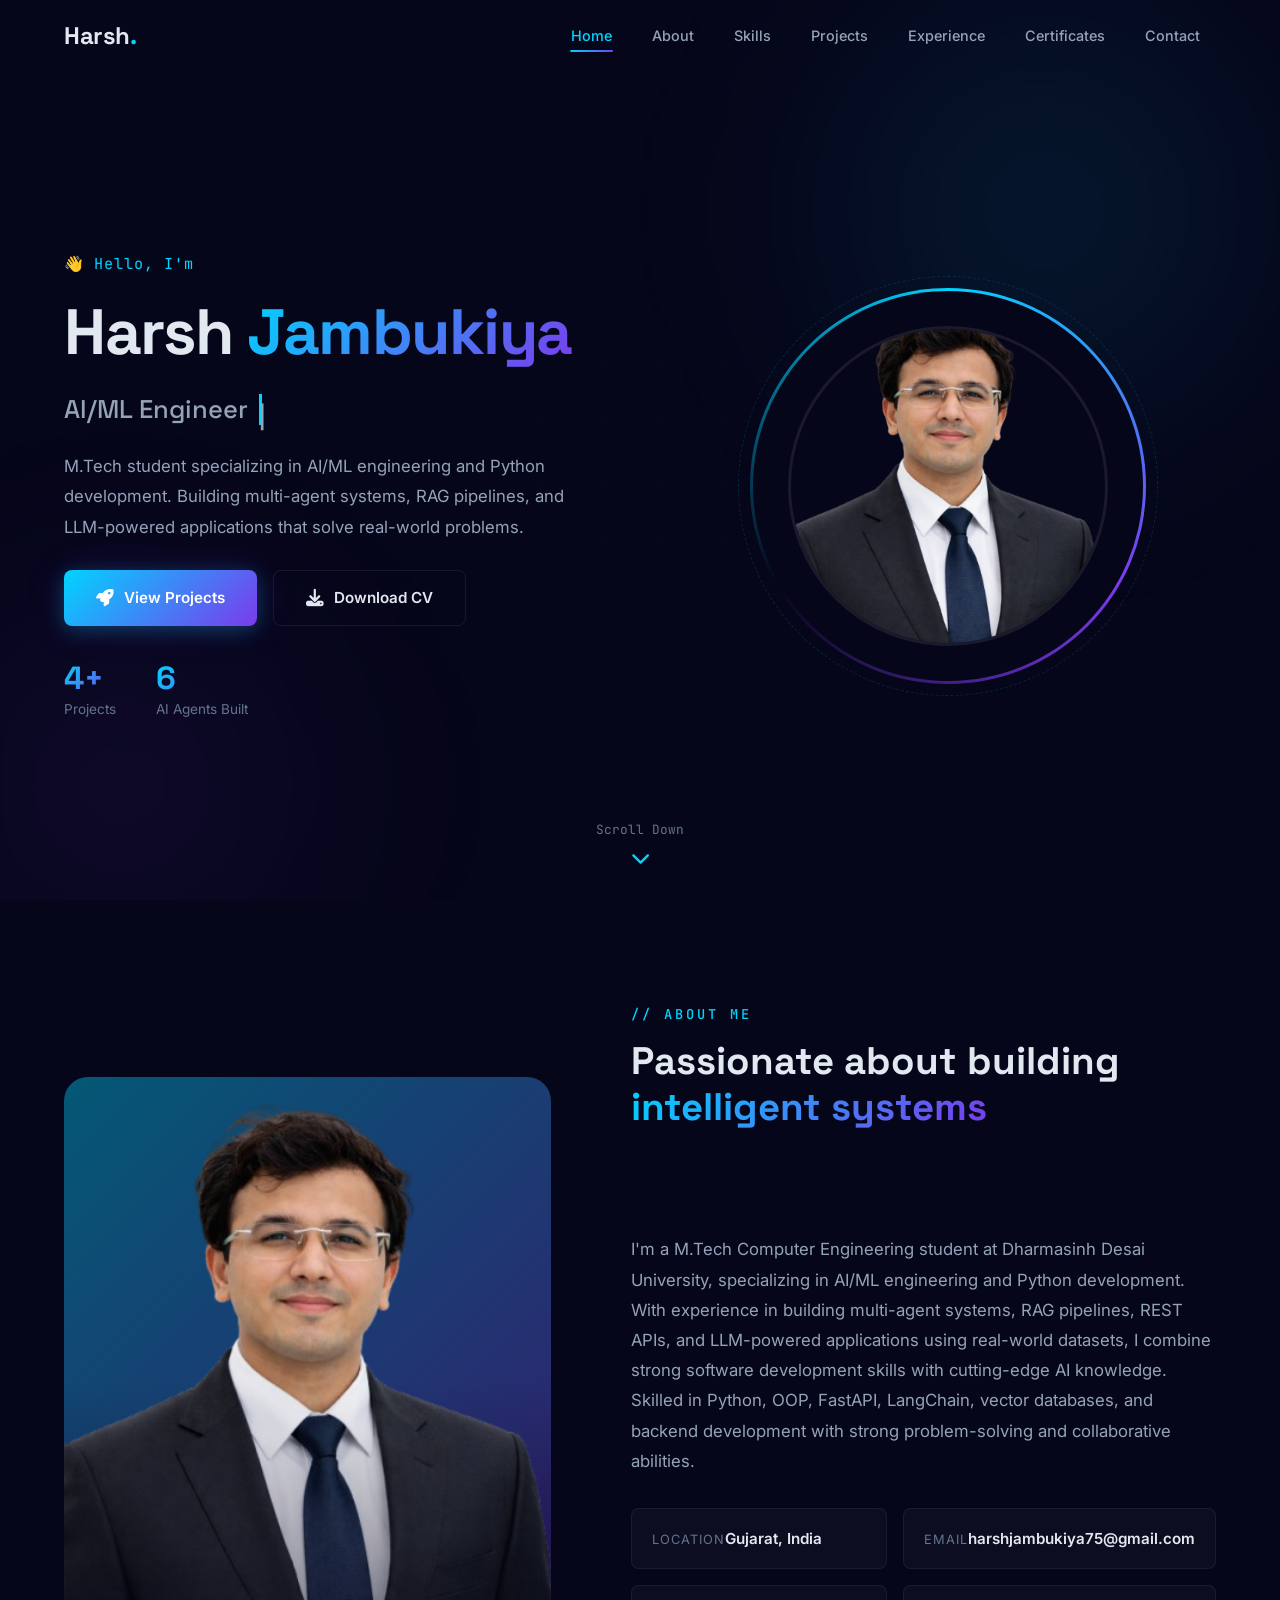
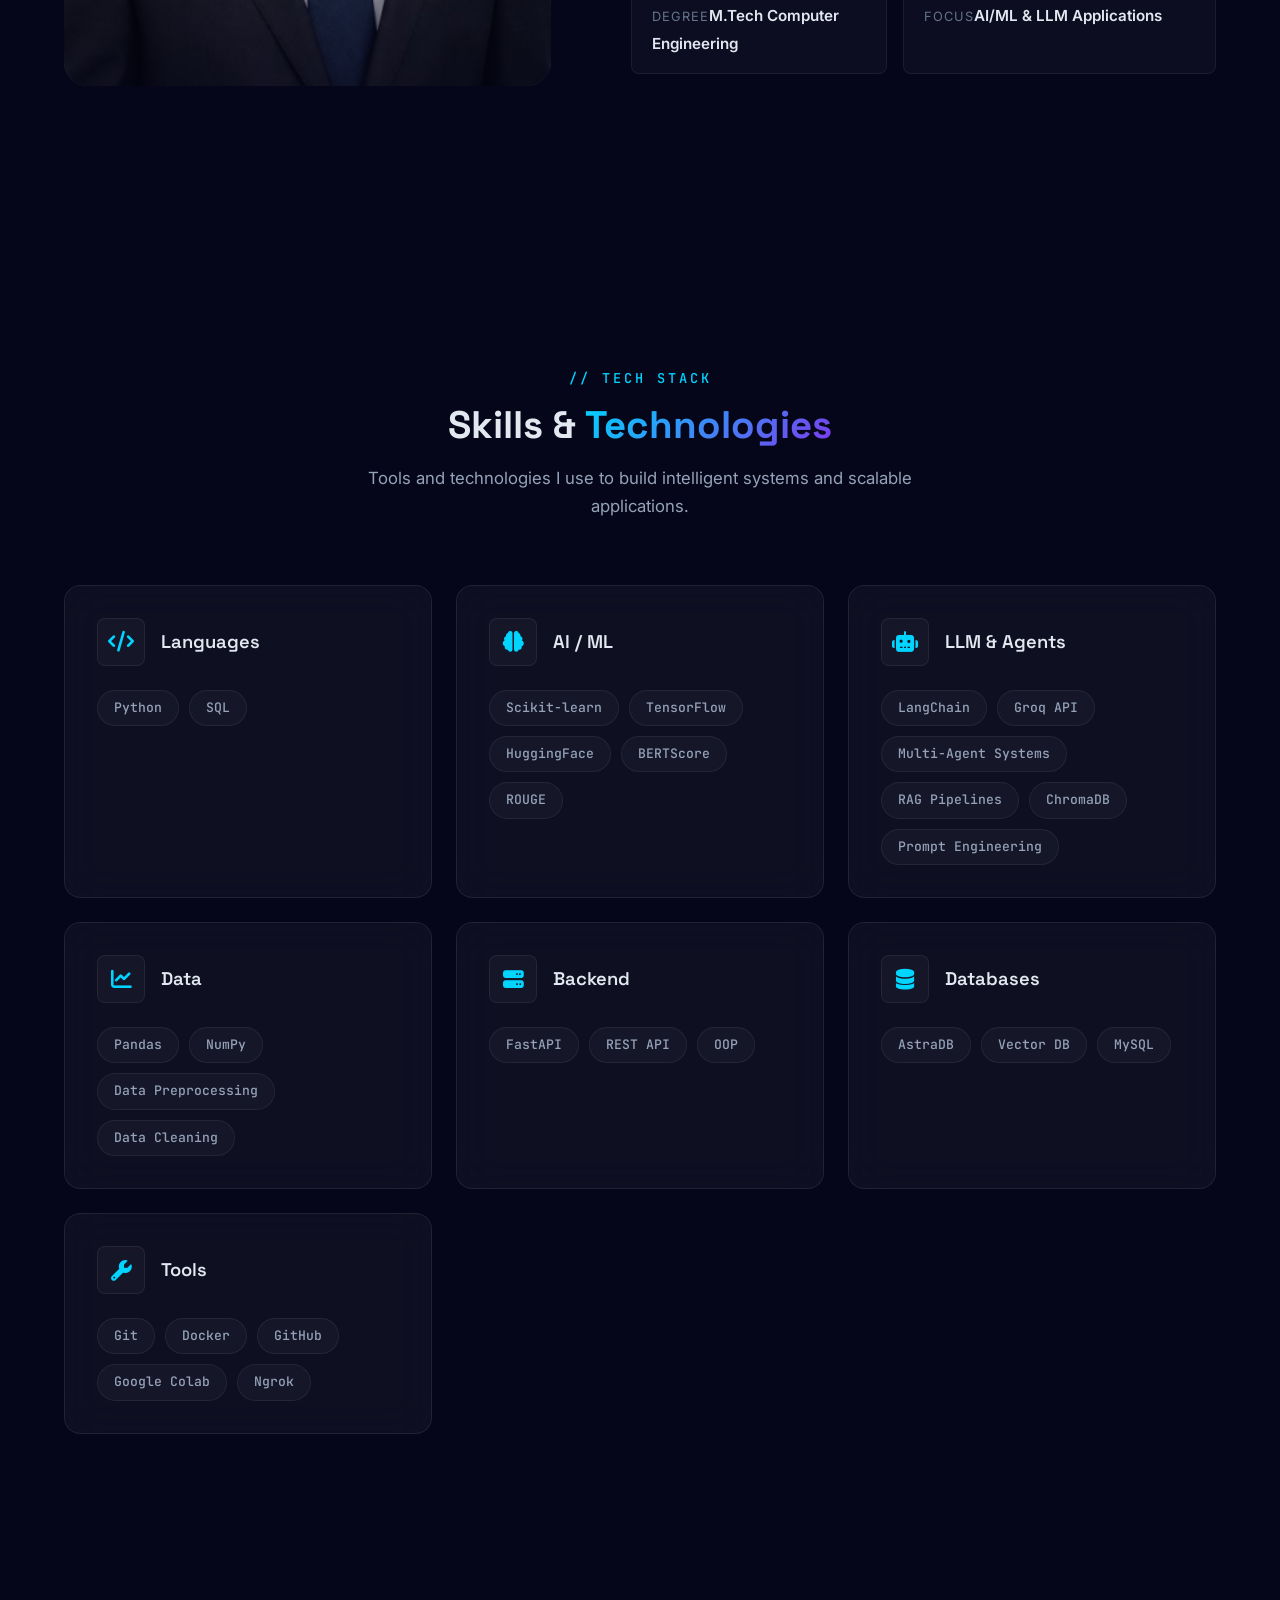
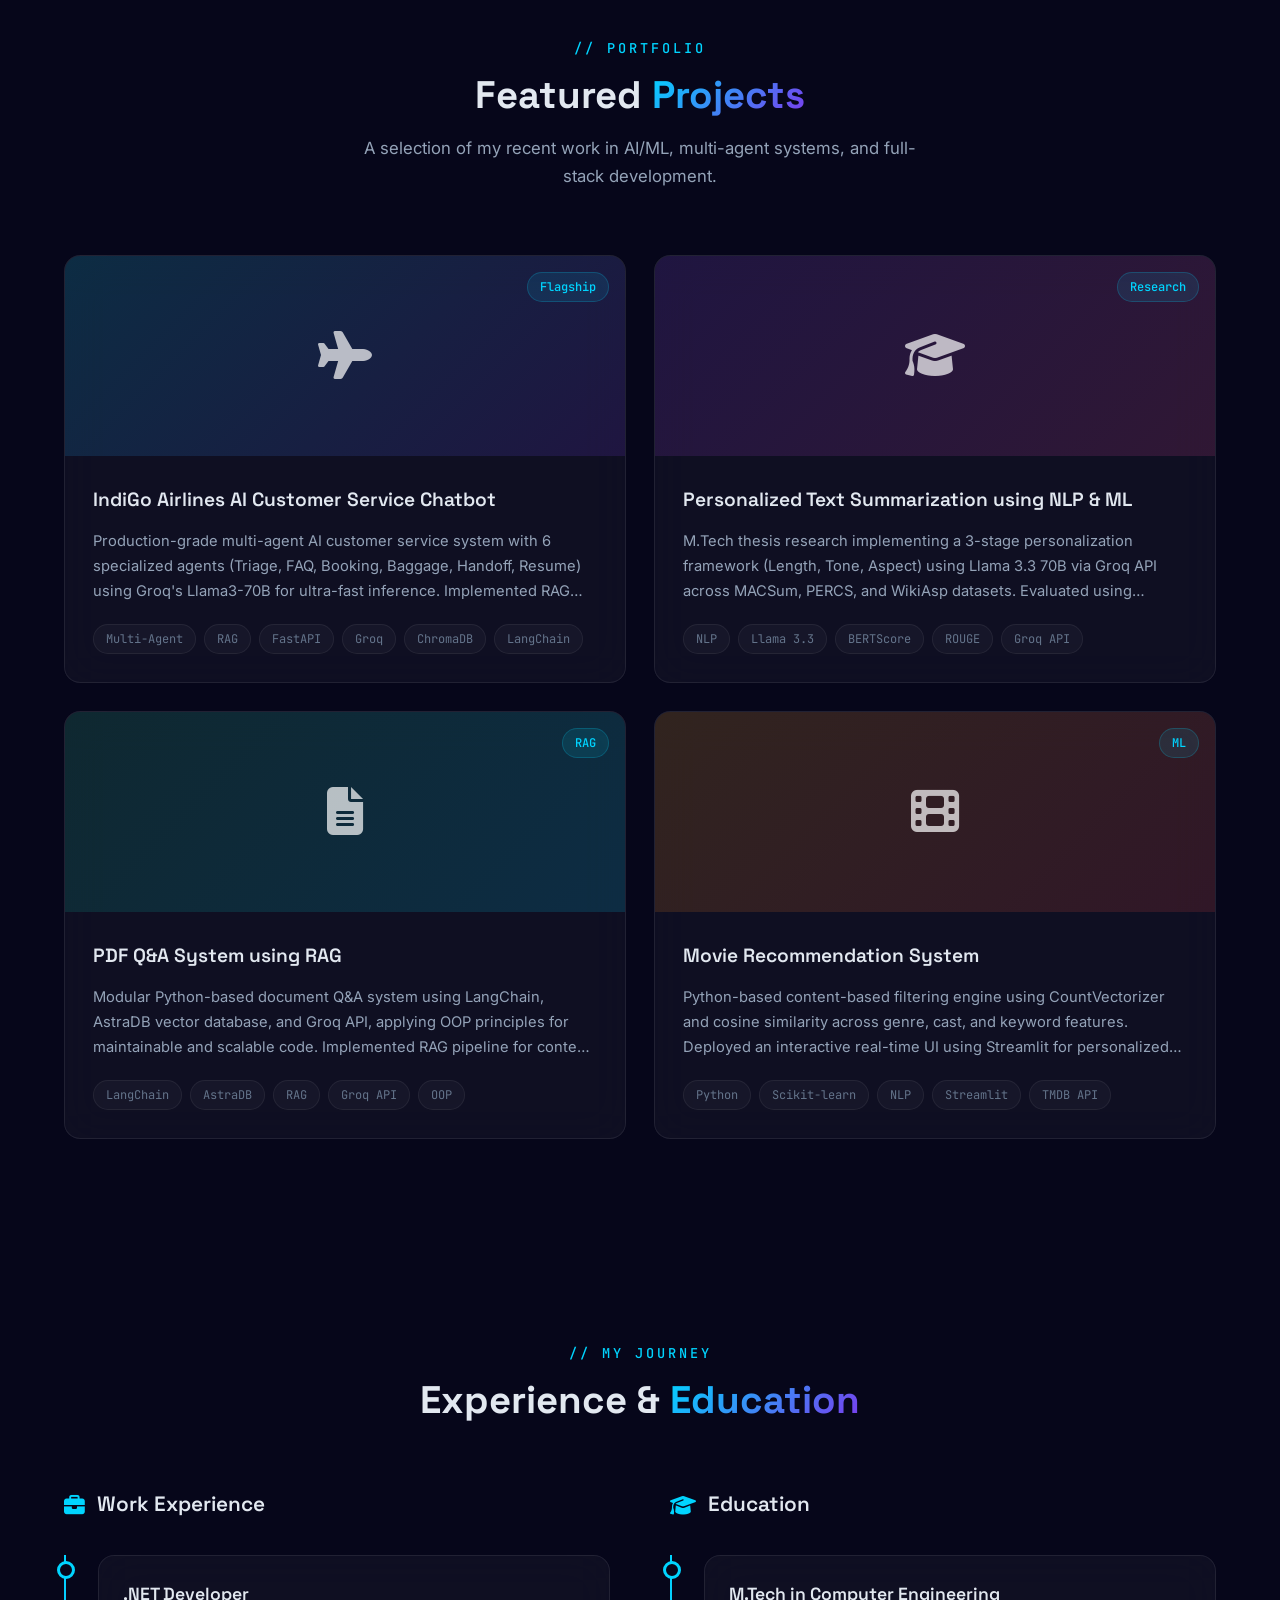
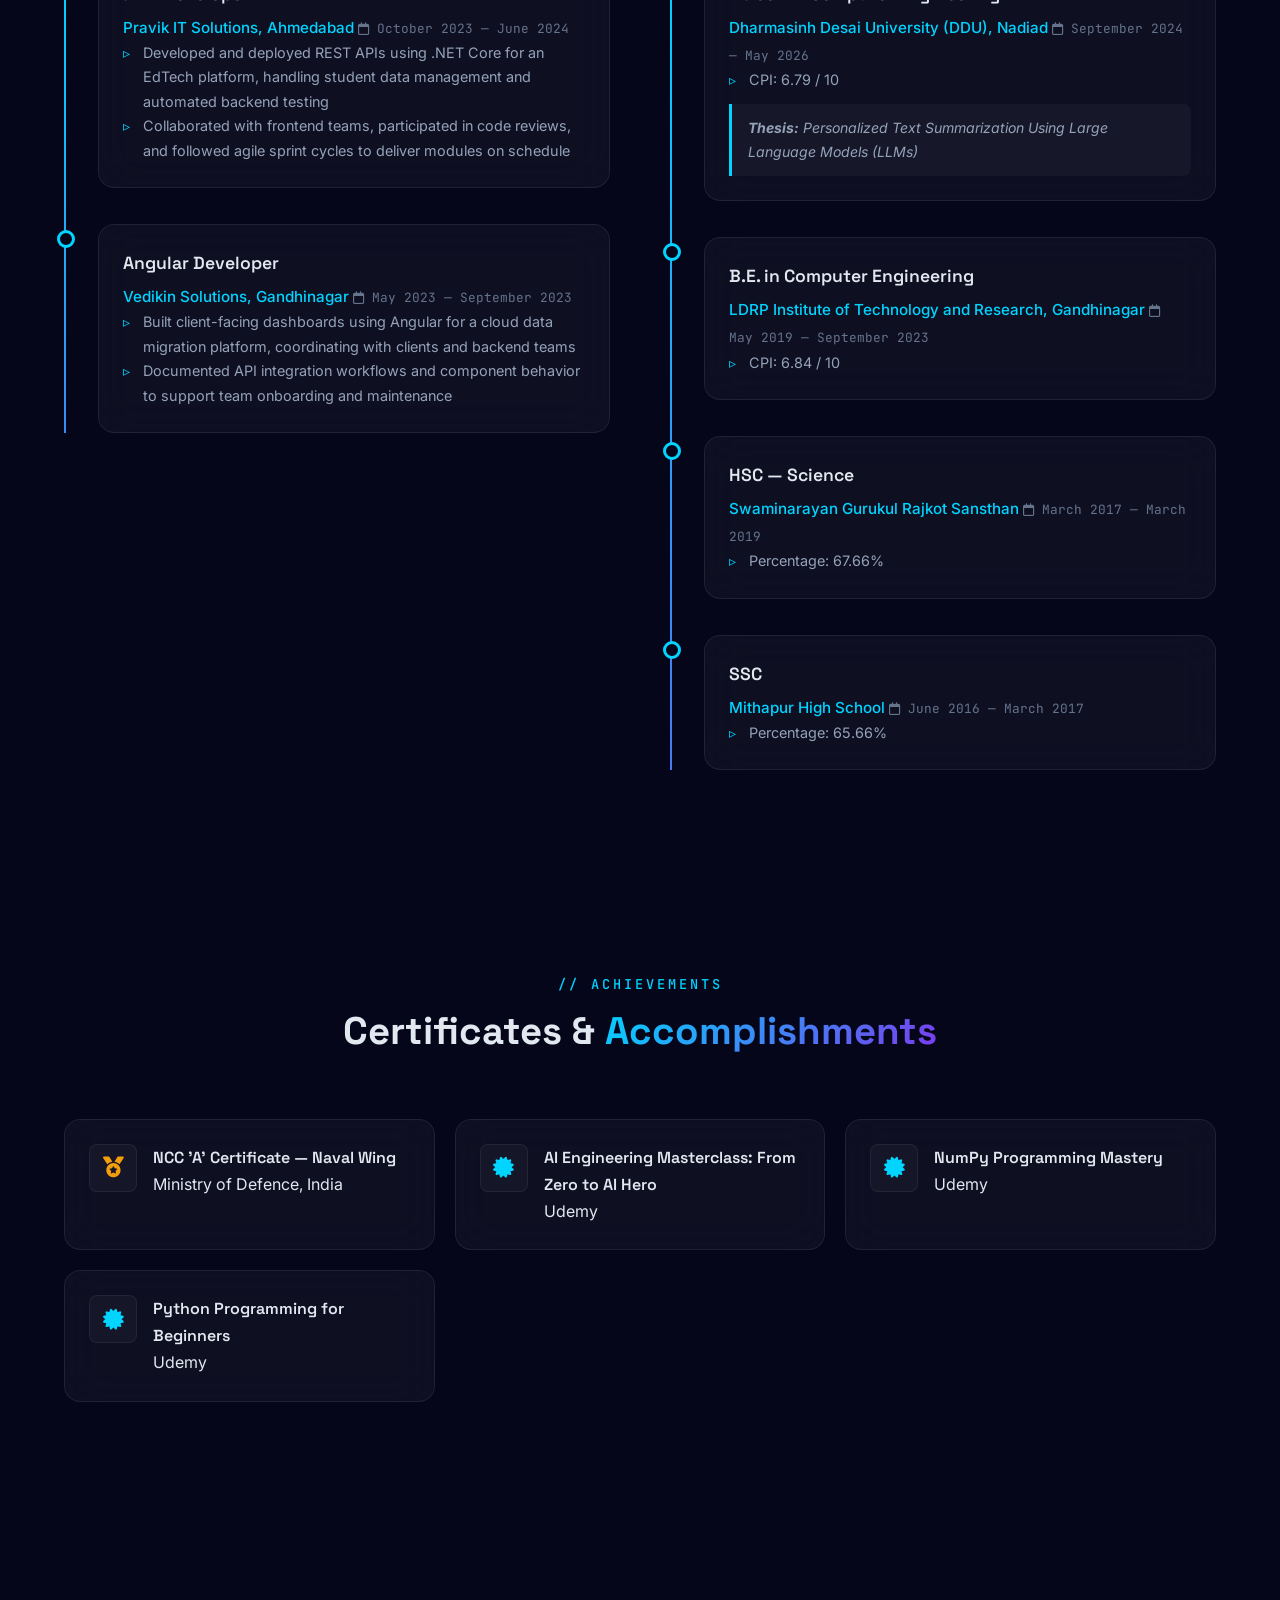
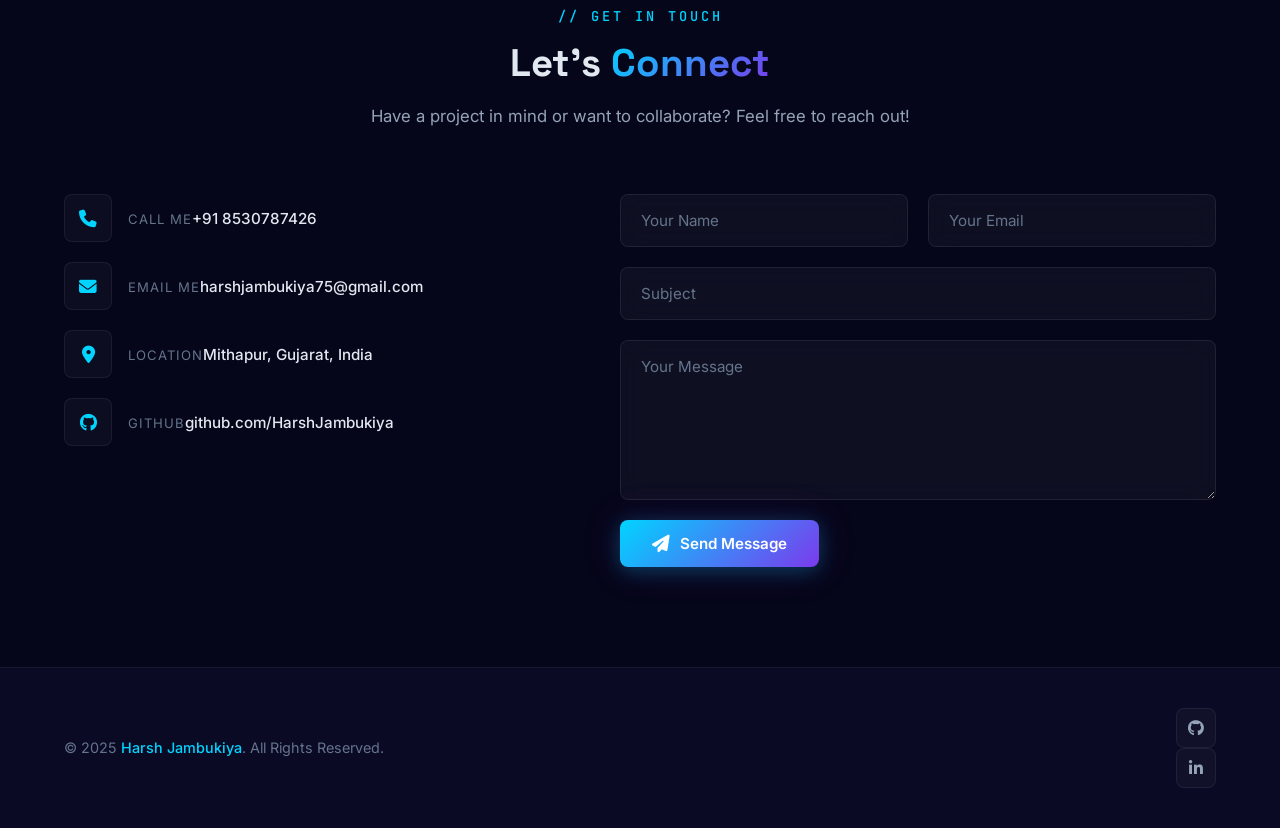
<file: index.html>
﻿<!DOCTYPE html>
<html lang="en">
  <head>
    <meta charset="UTF-8" />
    <meta name="viewport" content="width=device-width, initial-scale=1.0" />
    <title>Harsh Jambukiya — AI/ML Engineer | Python Developer</title>
    <meta name="description" content="Portfolio of Harsh Jambukiya — M.Tech student specializing in AI/ML engineering, multi-agent systems, RAG pipelines, and LLM-powered applications." />
    <meta name="keywords" content="AI, ML, Machine Learning, Python, LangChain, RAG, LLM, Portfolio, Harsh Jambukiya" />
    <meta name="author" content="Harsh Jambukiya" />
    <link rel="preconnect" href="https://fonts.googleapis.com" />
    <link rel="preconnect" href="https://fonts.gstatic.com" crossorigin />
    <link href="https://fonts.googleapis.com/css2?family=Space+Grotesk:wght@400;500;600;700&family=Inter:wght@300;400;500;600;700&family=JetBrains+Mono:wght@400;500&display=swap" rel="stylesheet" />
    <link rel="stylesheet" href="https://cdnjs.cloudflare.com/ajax/libs/font-awesome/6.5.1/css/all.min.css" />
    <link rel="stylesheet" href="assets/css/styles.css" />
  </head>
  <body>
    <!-- NAVIGATION -->
    <nav class="navbar" id="navbar">
      <div class="navbar__container container">
        <a href="#home" class="navbar__logo">Harsh<span>.</span></a>
        <ul class="navbar__links" id="nav-links">
          <li><a href="#home" class="navbar__link active">Home</a></li>
          <li><a href="#about" class="navbar__link">About</a></li>
          <li><a href="#skills" class="navbar__link">Skills</a></li>
          <li><a href="#projects" class="navbar__link">Projects</a></li>
          <li><a href="#experience" class="navbar__link">Experience</a></li>
          <li><a href="#certificates" class="navbar__link">Certificates</a></li>
          <li><a href="#contact" class="navbar__link">Contact</a></li>
        </ul>
        <div class="navbar__toggle" id="nav-toggle">
          <span></span><span></span><span></span>
        </div>
      </div>
    </nav>
    <div class="nav-overlay" id="nav-overlay"></div>

    <main>
      <!-- HERO -->
      <section class="hero" id="home">
        <div class="hero__bg">
          <div class="hero__blob hero__blob--1"></div>
          <div class="hero__blob hero__blob--2"></div>
          <div class="hero__grid-pattern"></div>
        </div>
        <div class="container hero__container">
          <div class="hero__content">
            <p class="hero__greeting"><span>&#x1F44B;</span> Hello, I'm</p>
            <h1 class="hero__name">Harsh <span class="gradient-text">Jambukiya</span></h1>
            <div class="hero__typewriter">
              <span class="hero__typewriter-text"></span>
              <span class="hero__cursor">|</span>
            </div>
            <p class="hero__description">M.Tech student specializing in AI/ML engineering and Python development. Building multi-agent systems, RAG pipelines, and LLM-powered applications that solve real-world problems.</p>
            <div class="hero__actions">
              <a href="#projects" class="btn btn--primary"><i class="fa-solid fa-rocket"></i> View Projects</a>
              <a href="assets/resume/Harsh_Jambukiya_AI_ML_Engineer.pdf" target="_blank" class="btn btn--outline"><i class="fa-solid fa-download"></i> Download CV</a>
            </div>
            <div class="hero__stats">
              <div class="hero__stat"><span class="hero__stat-number">4+</span><span class="hero__stat-label">Projects</span></div>
              
              <div class="hero__stat"><span class="hero__stat-number">6</span><span class="hero__stat-label">AI Agents Built</span></div>
            </div>
          </div>
          <div class="hero__visual">
            <div class="hero__image-wrapper">
              <img src="assets/img/HomeHarsh.png" alt="Harsh Jambukiya" class="hero__image" onerror="this.style.display='none'; this.nextElementSibling.style.display='flex';" />
              <div class="hero__avatar" style="display:none">HJ</div>
              <div class="hero__image-ring"></div>
            </div>
          </div>
        </div>
        <a href="#about" class="hero__scroll-indicator"><span>Scroll Down</span><i class="fa-solid fa-chevron-down"></i></a>
      </section>

      <!-- ABOUT -->
      <section class="about section" id="about">
        <div class="about__container container">
          <div class="about__image-section reveal">
            <div class="about__image-wrapper">
              <img src="assets/img/Harsh.png" alt="Harsh Jambukiya" class="about__image" onerror="this.src='https://via.placeholder.com/400x500/0a0a24/00d4ff?text=HJ'" />
            </div>
            <div class="about__image-decoration about__image-decoration--1"></div>
            <div class="about__image-decoration about__image-decoration--2"></div>
          </div>
          <div class="about__content">
            <div class="section__header reveal">
              <span class="section__label">// About Me</span>
              <h2 class="section__title">Passionate about building <span class="gradient-text">intelligent systems</span></h2>
            </div>
            <p class="about__description reveal">I'm a M.Tech Computer Engineering student at Dharmasinh Desai University, specializing in AI/ML engineering and Python development. With experience in building multi-agent systems, RAG pipelines, REST APIs, and LLM-powered applications using real-world datasets, I combine strong software development skills with cutting-edge AI knowledge. Skilled in Python, OOP, FastAPI, LangChain, vector databases, and backend development with strong problem-solving and collaborative abilities.</p>
            <div class="about__info reveal">
              <div class="about__info-item"><span class="about__info-label">Location</span><span class="about__info-value">Gujarat, India</span></div>
              <div class="about__info-item"><span class="about__info-label">Email</span><span class="about__info-value"><a href="mailto:harshjambukiya75@gmail.com">harshjambukiya75@gmail.com</a></span></div>
              <div class="about__info-item"><span class="about__info-label">Degree</span><span class="about__info-value">M.Tech Computer Engineering</span></div>
              <div class="about__info-item"><span class="about__info-label">Focus</span><span class="about__info-value">AI/ML & LLM Applications</span></div>
            </div>
            <div class="about__actions reveal">
              <a href="assets/resume/Harsh_Jambukiya_AI_ML_Engineer.pdf" target="_blank" class="btn btn--primary"><i class="fa-solid fa-file-arrow-down"></i> Download CV</a>
              <div class="about__social-links">
                <a href="https://github.com/HarshJambukiya" target="_blank" class="about__social-link" aria-label="GitHub"><i class="fa-brands fa-github"></i></a>
                <a href="https://www.linkedin.com/in/harsh-jambukiya-/" target="_blank" class="about__social-link" aria-label="LinkedIn"><i class="fa-brands fa-linkedin-in"></i></a>
              </div>
            </div>
          </div>
        </div>
      </section>

      <!-- SKILLS -->
      <section class="skills section" id="skills">
        <div class="container">
          <div class="section__header section__header--center reveal">
            <span class="section__label">// Tech Stack</span>
            <h2 class="section__title">Skills & <span class="gradient-text">Technologies</span></h2>
            <p class="section__subtitle">Tools and technologies I use to build intelligent systems and scalable applications.</p>
          </div>
          <div class="skills__grid">
            <div class="skill-category reveal reveal-delay-1">
              <div class="skill-category__header"><div class="skill-category__icon"><i class="fa-solid fa-code"></i></div><h3 class="skill-category__title">Languages</h3></div>
              <div class="skill-category__tags"><span class="skill-tag">Python</span><span class="skill-tag">SQL</span></div>
            </div>
            <div class="skill-category reveal reveal-delay-2">
              <div class="skill-category__header"><div class="skill-category__icon"><i class="fa-solid fa-brain"></i></div><h3 class="skill-category__title">AI / ML</h3></div>
              <div class="skill-category__tags"><span class="skill-tag">Scikit-learn</span><span class="skill-tag">TensorFlow</span><span class="skill-tag">HuggingFace</span><span class="skill-tag">BERTScore</span><span class="skill-tag">ROUGE</span></div>
            </div>
            <div class="skill-category reveal reveal-delay-3">
              <div class="skill-category__header"><div class="skill-category__icon"><i class="fa-solid fa-robot"></i></div><h3 class="skill-category__title">LLM & Agents</h3></div>
              <div class="skill-category__tags"><span class="skill-tag">LangChain</span><span class="skill-tag">Groq API</span><span class="skill-tag">Multi-Agent Systems</span><span class="skill-tag">RAG Pipelines</span><span class="skill-tag">ChromaDB</span><span class="skill-tag">Prompt Engineering</span></div>
            </div>
            <div class="skill-category reveal reveal-delay-1">
              <div class="skill-category__header"><div class="skill-category__icon"><i class="fa-solid fa-chart-line"></i></div><h3 class="skill-category__title">Data</h3></div>
              <div class="skill-category__tags"><span class="skill-tag">Pandas</span><span class="skill-tag">NumPy</span><span class="skill-tag">Data Preprocessing</span><span class="skill-tag">Data Cleaning</span></div>
            </div>
            <div class="skill-category reveal reveal-delay-2">
              <div class="skill-category__header"><div class="skill-category__icon"><i class="fa-solid fa-server"></i></div><h3 class="skill-category__title">Backend</h3></div>
              <div class="skill-category__tags"><span class="skill-tag">FastAPI</span><span class="skill-tag">REST API</span><span class="skill-tag">OOP</span></div>
            </div>
            <div class="skill-category reveal reveal-delay-3">
              <div class="skill-category__header"><div class="skill-category__icon"><i class="fa-solid fa-database"></i></div><h3 class="skill-category__title">Databases</h3></div>
              <div class="skill-category__tags"><span class="skill-tag">AstraDB</span><span class="skill-tag">Vector DB</span><span class="skill-tag">MySQL</span></div>
            </div>
            <div class="skill-category reveal reveal-delay-1">
              <div class="skill-category__header"><div class="skill-category__icon"><i class="fa-solid fa-wrench"></i></div><h3 class="skill-category__title">Tools</h3></div>
              <div class="skill-category__tags"><span class="skill-tag">Git</span><span class="skill-tag">Docker</span><span class="skill-tag">GitHub</span><span class="skill-tag">Google Colab</span><span class="skill-tag">Ngrok</span></div>
            </div>
          </div>
        </div>
      </section>

      <!-- PROJECTS -->
      <section class="projects section" id="projects">
        <div class="container">
          <div class="section__header section__header--center reveal">
            <span class="section__label">// Portfolio</span>
            <h2 class="section__title">Featured <span class="gradient-text">Projects</span></h2>
            <p class="section__subtitle">A selection of my recent work in AI/ML, multi-agent systems, and full-stack development.</p>
          </div>
          <div class="projects__grid">
            <div class="project-card reveal reveal-delay-1">
              <div class="project-card__visual"><div class="project-card__gradient project-card__gradient--1"><i class="fa-solid fa-plane project-card__visual-icon"></i></div><span class="project-card__badge">Flagship</span></div>
              <div class="project-card__content">
                <h3 class="project-card__title">IndiGo Airlines AI Customer Service Chatbot</h3>
                <p class="project-card__description">Production-grade multi-agent AI customer service system with 6 specialized agents (Triage, FAQ, Booking, Baggage, Handoff, Resume) using Groq's Llama3-70B for ultra-fast inference. Implemented RAG pipeline over airline policy documents using ChromaDB with persistent vector storage.</p>
                <div class="project-card__tags"><span class="project-card__tag">Multi-Agent</span><span class="project-card__tag">RAG</span><span class="project-card__tag">FastAPI</span><span class="project-card__tag">Groq</span><span class="project-card__tag">ChromaDB</span><span class="project-card__tag">LangChain</span></div>
              </div>
            </div>
            <div class="project-card reveal reveal-delay-2">
              <div class="project-card__visual"><div class="project-card__gradient project-card__gradient--2"><i class="fa-solid fa-graduation-cap project-card__visual-icon"></i></div><span class="project-card__badge">Research</span></div>
              <div class="project-card__content">
                <h3 class="project-card__title">Personalized Text Summarization using NLP & ML</h3>
                <p class="project-card__description">M.Tech thesis research implementing a 3-stage personalization framework (Length, Tone, Aspect) using Llama 3.3 70B via Groq API across MACSum, PERCS, and WikiAsp datasets. Evaluated using BERTScore, ROUGE, and Flesch-Kincaid metrics.</p>
                <div class="project-card__tags"><span class="project-card__tag">NLP</span><span class="project-card__tag">Llama 3.3</span><span class="project-card__tag">BERTScore</span><span class="project-card__tag">ROUGE</span><span class="project-card__tag">Groq API</span></div>
              </div>
            </div>
            <div class="project-card reveal reveal-delay-3">
              <div class="project-card__visual"><div class="project-card__gradient project-card__gradient--3"><i class="fa-solid fa-file-lines project-card__visual-icon"></i></div><span class="project-card__badge">RAG</span></div>
              <div class="project-card__content">
                <h3 class="project-card__title">PDF Q&A System using RAG</h3>
                <p class="project-card__description">Modular Python-based document Q&A system using LangChain, AstraDB vector database, and Groq API, applying OOP principles for maintainable and scalable code. Implemented RAG pipeline for context-aware question answering.</p>
                <div class="project-card__tags"><span class="project-card__tag">LangChain</span><span class="project-card__tag">AstraDB</span><span class="project-card__tag">RAG</span><span class="project-card__tag">Groq API</span><span class="project-card__tag">OOP</span></div>
              </div>
            </div>
            <div class="project-card reveal reveal-delay-4">
              <div class="project-card__visual"><div class="project-card__gradient project-card__gradient--4"><i class="fa-solid fa-film project-card__visual-icon"></i></div><span class="project-card__badge">ML</span></div>
              <div class="project-card__content">
                <h3 class="project-card__title">Movie Recommendation System</h3>
                <p class="project-card__description">Python-based content-based filtering engine using CountVectorizer and cosine similarity across genre, cast, and keyword features. Deployed an interactive real-time UI using Streamlit for personalized recommendations.</p>
                <div class="project-card__tags"><span class="project-card__tag">Python</span><span class="project-card__tag">Scikit-learn</span><span class="project-card__tag">NLP</span><span class="project-card__tag">Streamlit</span><span class="project-card__tag">TMDB API</span></div>
              </div>
            </div>
          </div>
        </div>
      </section>

      <!-- EXPERIENCE -->
      <section class="experience section" id="experience">
        <div class="container">
          <div class="section__header section__header--center reveal">
            <span class="section__label">// My Journey</span>
            <h2 class="section__title">Experience & <span class="gradient-text">Education</span></h2>
          </div>
          <div class="experience__grid">
            <div>
              <h3 class="experience__column-title reveal"><i class="fa-solid fa-briefcase"></i> Work Experience</h3>
              <div class="timeline">
                <div class="timeline__item reveal">
                  <div class="timeline__dot"></div>
                  <div class="timeline__card">
                    <h4 class="timeline__role">.NET Developer</h4>
                    <span class="timeline__company">Pravik IT Solutions, Ahmedabad</span>
                    <span class="timeline__date"><i class="fa-regular fa-calendar"></i> October 2023 — June 2024</span>
                    <ul class="timeline__description">
                      <li>Developed and deployed REST APIs using .NET Core for an EdTech platform, handling student data management and automated backend testing</li>
                      <li>Collaborated with frontend teams, participated in code reviews, and followed agile sprint cycles to deliver modules on schedule</li>
                    </ul>
                  </div>
                </div>
                <div class="timeline__item reveal">
                  <div class="timeline__dot"></div>
                  <div class="timeline__card">
                    <h4 class="timeline__role">Angular Developer</h4>
                    <span class="timeline__company">Vedikin Solutions, Gandhinagar</span>
                    <span class="timeline__date"><i class="fa-regular fa-calendar"></i> May 2023 — September 2023</span>
                    <ul class="timeline__description">
                      <li>Built client-facing dashboards using Angular for a cloud data migration platform, coordinating with clients and backend teams</li>
                      <li>Documented API integration workflows and component behavior to support team onboarding and maintenance</li>
                    </ul>
                  </div>
                </div>
              </div>
            </div>
            <div>
              <h3 class="experience__column-title reveal"><i class="fa-solid fa-graduation-cap"></i> Education</h3>
              <div class="timeline">
                <div class="timeline__item reveal">
                  <div class="timeline__dot"></div>
                  <div class="timeline__card">
                    <h4 class="timeline__role">M.Tech in Computer Engineering</h4>
                    <span class="timeline__company">Dharmasinh Desai University (DDU), Nadiad</span>
                    <span class="timeline__date"><i class="fa-regular fa-calendar"></i> September 2024 — May 2026</span>
                    <ul class="timeline__description"><li>CPI: 6.79 / 10</li></ul>
                    <div class="timeline__thesis"><strong>Thesis:</strong> Personalized Text Summarization Using Large Language Models (LLMs)</div>
                  </div>
                </div>
                <div class="timeline__item reveal">
                  <div class="timeline__dot"></div>
                  <div class="timeline__card">
                    <h4 class="timeline__role">B.E. in Computer Engineering</h4>
                    <span class="timeline__company">LDRP Institute of Technology and Research, Gandhinagar</span>
                    <span class="timeline__date"><i class="fa-regular fa-calendar"></i> May 2019 — September 2023</span>
                    <ul class="timeline__description"><li>CPI: 6.84 / 10</li></ul>
                  </div>
                </div>
                <div class="timeline__item reveal">
                  <div class="timeline__dot"></div>
                  <div class="timeline__card">
                    <h4 class="timeline__role">HSC — Science</h4>
                    <span class="timeline__company">Swaminarayan Gurukul Rajkot Sansthan</span>
                    <span class="timeline__date"><i class="fa-regular fa-calendar"></i> March 2017 — March 2019</span>
                    <ul class="timeline__description"><li>Percentage: 67.66%</li></ul>
                  </div>
                </div>
                <div class="timeline__item reveal">
                  <div class="timeline__dot"></div>
                  <div class="timeline__card">
                    <h4 class="timeline__role">SSC</h4>
                    <span class="timeline__company">Mithapur High School</span>
                    <span class="timeline__date"><i class="fa-regular fa-calendar"></i> June 2016 — March 2017</span>
                    <ul class="timeline__description"><li>Percentage: 65.66%</li></ul>
                  </div>
                </div>
              </div>
            </div>
          </div>
        </div>
      </section>

      <!-- CERTIFICATES -->
      <section class="certificates section" id="certificates">
        <div class="container">
          <div class="section__header section__header--center reveal">
            <span class="section__label">// Achievements</span>
            <h2 class="section__title">Certificates & <span class="gradient-text">Accomplishments</span></h2>
          </div>
          <div class="certificates__grid">
            <div class="certificate-card reveal reveal-delay-1">
              <div class="certificate-card__icon certificate-card__icon--award"><i class="fa-solid fa-medal"></i></div>
              <div><h3 class="certificate-card__title">NCC 'A' Certificate — Naval Wing</h3><span class="certificate-card__platform">Ministry of Defence, India</span></div>
            </div>
            <div class="certificate-card reveal reveal-delay-2">
              <div class="certificate-card__icon certificate-card__icon--cert"><i class="fa-solid fa-certificate"></i></div>
              <div><h3 class="certificate-card__title">AI Engineering Masterclass: From Zero to AI Hero</h3><span class="certificate-card__platform">Udemy</span></div>
            </div>
            <div class="certificate-card reveal reveal-delay-3">
              <div class="certificate-card__icon certificate-card__icon--cert"><i class="fa-solid fa-certificate"></i></div>
              <div><h3 class="certificate-card__title">NumPy Programming Mastery</h3><span class="certificate-card__platform">Udemy</span></div>
            </div>
            <div class="certificate-card reveal reveal-delay-4">
              <div class="certificate-card__icon certificate-card__icon--cert"><i class="fa-solid fa-certificate"></i></div>
              <div><h3 class="certificate-card__title">Python Programming for Beginners</h3><span class="certificate-card__platform">Udemy</span></div>
            </div>
          </div>
        </div>
      </section>

      <!-- CONTACT -->
      <section class="contact section" id="contact">
        <div class="container">
          <div class="section__header section__header--center reveal">
            <span class="section__label">// Get In Touch</span>
            <h2 class="section__title">Let's <span class="gradient-text">Connect</span></h2>
            <p class="section__subtitle">Have a project in mind or want to collaborate? Feel free to reach out!</p>
          </div>
          <div class="contact__container">
            <div class="contact__info reveal">
              <div class="contact__info-list">
                <div class="contact__info-item">
                  <div class="contact__info-icon"><i class="fa-solid fa-phone"></i></div>
                  <div><span class="contact__info-label">Call Me</span><span class="contact__info-value"><a href="tel:+918530787426">+91 8530787426</a></span></div>
                </div>
                <div class="contact__info-item">
                  <div class="contact__info-icon"><i class="fa-solid fa-envelope"></i></div>
                  <div><span class="contact__info-label">Email Me</span><span class="contact__info-value"><a href="mailto:harshjambukiya75@gmail.com">harshjambukiya75@gmail.com</a></span></div>
                </div>
                <div class="contact__info-item">
                  <div class="contact__info-icon"><i class="fa-solid fa-location-dot"></i></div>
                  <div><span class="contact__info-label">Location</span><span class="contact__info-value">Mithapur, Gujarat, India</span></div>
                </div>
                <div class="contact__info-item">
                  <div class="contact__info-icon"><i class="fa-brands fa-github"></i></div>
                  <div><span class="contact__info-label">GitHub</span><span class="contact__info-value"><a href="https://github.com/HarshJambukiya" target="_blank">github.com/HarshJambukiya</a></span></div>
                </div>
              </div>
            </div>
            <form action="https://api.web3forms.com/submit" method="POST" class="contact__form reveal">
              <input type="hidden" name="access_key" value="f230814d-1fc3-4435-8a81-3d4c2ea38bbd" />
              <div class="contact__form-row">
                <input type="text" name="username" placeholder="Your Name" class="contact__input" required autocomplete="off" />
                <input type="email" name="email" placeholder="Your Email" class="contact__input" required autocomplete="off" />
              </div>
              <input type="text" name="subject" placeholder="Subject" class="contact__input" required autocomplete="off" />
              <textarea name="message" placeholder="Your Message" class="contact__textarea" rows="6" required minlength="5"></textarea>
              <button type="submit" class="btn btn--primary contact__submit"><i class="fa-solid fa-paper-plane"></i> Send Message</button>
            </form>
          </div>
        </div>
      </section>
    </main>

    <!-- FOOTER -->
    <footer class="footer">
      <div class="footer__container container">
        <p class="footer__copyright">&copy; 2025 <span>Harsh Jambukiya</span>. All Rights Reserved.</p>
        <div class="footer__social-links">
          <a href="https://github.com/HarshJambukiya" target="_blank" class="footer__social-link" aria-label="GitHub"><i class="fa-brands fa-github"></i></a>
          <a href="https://www.linkedin.com/in/harsh-jambukiya-/" target="_blank" class="footer__social-link" aria-label="LinkedIn"><i class="fa-brands fa-linkedin-in"></i></a>
        </div>
      </div>
    </footer>
    <script src="assets/js/main.js"></script>
  </body>
</html>
</file>
<file: assets/css/styles.css>
﻿/* ============================================================
   HARSH JAMBUKIYA - AI/ML Engineer Portfolio
   Premium Dark Theme with Glassmorphism & Gradient Accents
   ============================================================ */

/* -- Google Fonts ------------------------------------------- */
@import url('https://fonts.googleapis.com/css2?family=Space+Grotesk:wght@400;500;600;700&family=Inter:wght@300;400;500;600;700&family=JetBrains+Mono:wght@400;500;600&display=swap');

/* -- CSS Custom Properties ---------------------------------- */
:root {
  --bg-primary: #06061a;
  --bg-secondary: #0a0a24;
  --surface: rgba(255, 255, 255, 0.03);
  --surface-hover: rgba(255, 255, 255, 0.06);
  --accent-cyan: #00d4ff;
  --accent-purple: #7c3aed;
  --gradient-primary: linear-gradient(135deg, #00d4ff, #7c3aed);
  --text-primary: #e2e8f0;
  --text-secondary: #94a3b8;
  --text-muted: #64748b;
  --glass-bg: rgba(255, 255, 255, 0.04);
  --glass-border: rgba(255, 255, 255, 0.08);
  --border: rgba(255, 255, 255, 0.06);
  --border-hover: rgba(0, 212, 255, 0.2);
  --font-heading: 'Space Grotesk', sans-serif;
  --font-body: 'Inter', sans-serif;
  --font-mono: 'JetBrains Mono', monospace;
  --container-max: 1200px;
  --nav-height: 72px;
  --section-padding: 100px;
  --radius-sm: 8px;
  --radius-md: 16px;
  --radius-lg: 24px;
  --transition: all 0.3s cubic-bezier(0.4, 0, 0.2, 1);
}

/* ============================================================
   1. RESET & BASE
   ============================================================ */
*, *::before, *::after { margin: 0; padding: 0; box-sizing: border-box; }
html { scroll-behavior: smooth; -webkit-font-smoothing: antialiased; -moz-osx-font-smoothing: grayscale; text-rendering: optimizeLegibility; }
body { font-family: var(--font-body); font-size: 16px; line-height: 1.7; color: var(--text-primary); background-color: var(--bg-primary); overflow-x: hidden; min-height: 100vh; }
img { max-width: 100%; height: auto; display: block; }
a { text-decoration: none; color: inherit; transition: var(--transition); }
ul, ol { list-style: none; }
button { cursor: pointer; border: none; outline: none; background: none; font-family: inherit; color: inherit; }
input, textarea { font-family: inherit; border: none; outline: none; }
::selection { background: rgba(0, 212, 255, 0.25); color: #fff; }
::-webkit-scrollbar { width: 8px; }
::-webkit-scrollbar-track { background: var(--bg-primary); }
::-webkit-scrollbar-thumb { background: linear-gradient(180deg, var(--accent-cyan), var(--accent-purple)); border-radius: 100px; }
::-webkit-scrollbar-thumb:hover { background: linear-gradient(180deg, #33ddff, #9b5cff); }

/* ============================================================
   2. UTILITIES
   ============================================================ */
.container { width: 100%; max-width: var(--container-max); margin: 0 auto; padding: 0 24px; }
.section { padding: var(--section-padding) 0; position: relative; }
.section__header { margin-bottom: 64px; }
.section__header--center { text-align: center; }
.section__label { display: inline-block; font-family: var(--font-mono); font-size: 0.85rem; font-weight: 500; color: var(--accent-cyan); text-transform: uppercase; letter-spacing: 3px; margin-bottom: 12px; }
.section__title { font-family: var(--font-heading); font-size: clamp(1.8rem, 3vw, 2.4rem); font-weight: 700; color: var(--text-primary); line-height: 1.2; margin-bottom: 16px; }
.section__subtitle { font-size: 1.05rem; color: var(--text-secondary); max-width: 560px; line-height: 1.7; }
.section__header--center .section__subtitle { margin: 0 auto; }
.gradient-text { background: var(--gradient-primary); -webkit-background-clip: text; background-clip: text; -webkit-text-fill-color: transparent; }

.btn { display: inline-flex; align-items: center; gap: 10px; padding: 14px 32px; font-family: var(--font-body); font-size: 0.95rem; font-weight: 600; border-radius: var(--radius-sm); transition: var(--transition); cursor: pointer; position: relative; overflow: hidden; white-space: nowrap; }
.btn i { font-size: 1.1rem; transition: var(--transition); }
.btn--primary { background: var(--gradient-primary); color: #fff; border: none; box-shadow: 0 4px 20px rgba(0, 212, 255, 0.25), 0 0 40px rgba(124, 58, 237, 0.15); }
.btn--primary:hover { transform: translateY(-2px); box-shadow: 0 8px 32px rgba(0, 212, 255, 0.35), 0 0 60px rgba(124, 58, 237, 0.25); }
.btn--primary:hover i { transform: translateX(4px); }
.btn--outline { background: transparent; color: var(--text-primary); border: 1px solid var(--glass-border); backdrop-filter: blur(8px); }
.btn--outline:hover { background: var(--surface-hover); border-color: var(--border-hover); transform: translateY(-2px); box-shadow: 0 4px 20px rgba(0, 212, 255, 0.1); }
.glass-card { background: var(--glass-bg); border: 1px solid var(--glass-border); border-radius: var(--radius-md); backdrop-filter: blur(20px); -webkit-backdrop-filter: blur(20px); transition: var(--transition); }

/* ============================================================
   3. NAVIGATION (.navbar)
   ============================================================ */
.navbar { position: fixed; top: 0; left: 0; width: 100%; height: var(--nav-height); z-index: 1000; transition: var(--transition); }
.navbar.scrolled { background: rgba(6, 6, 26, 0.85); backdrop-filter: blur(20px); -webkit-backdrop-filter: blur(20px); border-bottom: 1px solid var(--glass-border); box-shadow: 0 4px 30px rgba(0, 0, 0, 0.3); }
.navbar__container { max-width: var(--container-max); margin: 0 auto; padding: 0 24px; height: 100%; display: flex; align-items: center; justify-content: space-between; }
.navbar__logo { font-family: var(--font-heading); font-size: 1.5rem; font-weight: 700; color: var(--text-primary); letter-spacing: -0.5px; }
.navbar__logo span { color: var(--accent-cyan); }
.navbar__links { display: flex; align-items: center; gap: 8px; }
.navbar__link { font-size: 0.9rem; font-weight: 500; color: var(--text-secondary); padding: 8px 16px; border-radius: var(--radius-sm); position: relative; transition: var(--transition); }
.navbar__link::after { content: ''; position: absolute; bottom: 0; left: 50%; transform: translateX(-50%); width: 0; height: 2px; background: var(--gradient-primary); border-radius: 100px; transition: var(--transition); }
.navbar__link:hover { color: var(--text-primary); }
.navbar__link:hover::after, .navbar__link.active::after { width: 60%; }
.navbar__link.active { color: var(--accent-cyan); }

.navbar__toggle { display: none; flex-direction: column; justify-content: center; gap: 6px; width: 32px; height: 32px; cursor: pointer; z-index: 1001; }
.navbar__toggle span { display: block; width: 100%; height: 2px; background: var(--text-primary); border-radius: 2px; transition: var(--transition); transform-origin: center; }
.navbar__toggle.active span:nth-child(1) { transform: translateY(8px) rotate(45deg); }
.navbar__toggle.active span:nth-child(2) { opacity: 0; transform: scaleX(0); }
.navbar__toggle.active span:nth-child(3) { transform: translateY(-8px) rotate(-45deg); }

.nav-overlay { position: fixed; inset: 0; background: rgba(0, 0, 0, 0.6); backdrop-filter: blur(4px); z-index: 998; opacity: 0; visibility: hidden; transition: var(--transition); }
.nav-overlay.open { opacity: 1; visibility: visible; }

/* ============================================================
   4. HERO (.hero)
   ============================================================ */
.hero { min-height: 100vh; display: flex; align-items: center; position: relative; overflow: hidden; padding-top: var(--nav-height); }

.hero__bg { position: absolute; inset: 0; pointer-events: none; overflow: hidden; }
.hero__blob--1 { position: absolute; top: -10%; right: -5%; width: 600px; height: 600px; background: radial-gradient(circle, rgba(0, 212, 255, 0.12) 0%, transparent 70%); border-radius: 50%; filter: blur(100px); animation: blob-float 8s ease-in-out infinite; }
.hero__blob--2 { position: absolute; bottom: -15%; left: -10%; width: 500px; height: 500px; background: radial-gradient(circle, rgba(124, 58, 237, 0.12) 0%, transparent 70%); border-radius: 50%; filter: blur(100px); animation: blob-float 8s ease-in-out infinite reverse; }
.hero__grid-pattern { position: absolute; inset: 0; background-image: linear-gradient(rgba(255, 255, 255, 0.02) 1px, transparent 1px), linear-gradient(90deg, rgba(255, 255, 255, 0.02) 1px, transparent 1px); background-size: 60px 60px; mask-image: radial-gradient(ellipse at center, rgba(0, 0, 0, 0.4) 0%, transparent 70%); -webkit-mask-image: radial-gradient(ellipse at center, rgba(0, 0, 0, 0.4) 0%, transparent 70%); }

.hero__container { display: grid; grid-template-columns: 1fr 1fr; gap: 80px; align-items: center; position: relative; z-index: 1; }
.hero__content { display: flex; flex-direction: column; gap: 20px; }

.hero__greeting {
  font-family: var(--font-mono);
  font-size: 0.95rem;
  color: var(--accent-cyan);
  letter-spacing: 1px;
  opacity: 0;
  animation: fadeInUp 0.6s ease forwards;
  animation-delay: 0.2s;
}

.hero__name {
  font-family: var(--font-heading);
  font-size: clamp(2.8rem, 5vw, 4.2rem);
  font-weight: 700;
  line-height: 1.1;
  letter-spacing: -1.5px;
  color: var(--text-primary);
  opacity: 0;
  animation: fadeInUp 0.6s ease forwards;
  animation-delay: 0.4s;
}

.hero__typewriter {
  font-family: var(--font-heading);
  font-size: clamp(1.2rem, 2.5vw, 1.6rem);
  font-weight: 500;
  color: var(--text-secondary);
  opacity: 0;
  animation: fadeInUp 0.6s ease forwards;
  animation-delay: 0.6s;
}

.hero__cursor {
  display: inline-block;
  width: 3px;
  height: 1.2em;
  background: var(--accent-cyan);
  margin-left: 4px;
  vertical-align: text-bottom;
  animation: blink 1s step-end infinite;
}

.hero__description {
  font-size: 1.05rem;
  color: var(--text-secondary);
  line-height: 1.8;
  max-width: 520px;
  opacity: 0;
  animation: fadeInUp 0.6s ease forwards;
  animation-delay: 0.8s;
}

.hero__actions {
  display: flex;
  gap: 16px;
  flex-wrap: wrap;
  margin-top: 8px;
  opacity: 0;
  animation: fadeInUp 0.6s ease forwards;
  animation-delay: 1s;
}

.hero__stats {
  display: flex;
  gap: 40px;
  margin-top: 16px;
  opacity: 0;
  animation: fadeInUp 0.6s ease forwards;
  animation-delay: 1.2s;
}

.hero__stat { display: flex; flex-direction: column; }
.hero__stat-number { font-family: var(--font-heading); font-size: 2rem; font-weight: 700; line-height: 1; background: var(--gradient-primary); -webkit-background-clip: text; background-clip: text; -webkit-text-fill-color: transparent; }
.hero__stat-label { font-size: 0.85rem; color: var(--text-muted); margin-top: 4px; }

.hero__visual {
  display: flex;
  justify-content: center;
  align-items: center;
  opacity: 0;
  animation: fadeInScale 0.8s ease forwards;
  animation-delay: 0.6s;
}

.hero__image-wrapper {
  position: relative;
  width: 380px;
  height: 380px;
  display: flex;
  justify-content: center;
  align-items: center;
}

.hero__image {
  width: 320px;
  height: 320px;
  border-radius: 50%;
  object-fit: cover;
  position: relative;
  z-index: 2;
  border: 3px solid var(--glass-border);
}

.hero__image-ring {
  position: absolute;
  inset: -8px;
  border-radius: 50%;
  background: conic-gradient(from 0deg, var(--accent-cyan), var(--accent-purple), transparent, var(--accent-cyan));
  animation: spin 6s linear infinite;
  z-index: 1;
}

.hero__image-ring::before {
  content: '';
  position: absolute;
  inset: 3px;
  border-radius: 50%;
  background: var(--bg-primary);
}

.hero__image-wrapper::before {
  content: '';
  position: absolute;
  inset: -20px;
  border-radius: 50%;
  border: 1px dashed rgba(0, 212, 255, 0.15);
  animation: spin 20s linear infinite reverse;
  z-index: 0;
}

.hero__scroll-indicator {
  position: absolute;
  bottom: 32px;
  left: 50%;
  transform: translateX(-50%);
  display: flex;
  flex-direction: column;
  align-items: center;
  gap: 8px;
  color: var(--text-muted);
  font-size: 0.8rem;
  font-family: var(--font-mono);
  animation: bounce-slow 2s ease-in-out infinite;
  z-index: 2;
}

.hero__scroll-indicator i { font-size: 1.2rem; color: var(--accent-cyan); }

/* ============================================================
   5. ABOUT (.about)
   ============================================================ */
.about__container { display: grid; grid-template-columns: 1fr 1.2fr; gap: 80px; align-items: center; }

.about__image-wrapper {
  position: relative;
  aspect-ratio: 4 / 5;
  border-radius: var(--radius-lg);
  overflow: hidden;
}

.about__image-wrapper img {
  width: 100%;
  height: 100%;
  object-fit: cover;
  transition: transform 0.6s cubic-bezier(0.4, 0, 0.2, 1);
}

.about__image-wrapper:hover img { transform: scale(1.05); }

.about__image-wrapper::after {
  content: '';
  position: absolute;
  inset: 0;
  background: linear-gradient(to top, rgba(6, 6, 26, 0.6) 0%, transparent 50%);
  pointer-events: none;
}

.about__image-wrapper::before {
  content: '';
  position: absolute;
  top: -2px; left: -2px; right: -2px; bottom: -2px;
  border-radius: var(--radius-lg);
  background: var(--gradient-primary);
  z-index: -1;
  opacity: 0.4;
  transition: var(--transition);
}

.about__image-wrapper:hover::before { opacity: 0.7; }
.about__content { display: flex; flex-direction: column; gap: 24px; }
.about__description { font-size: 1.05rem; color: var(--text-secondary); line-height: 1.8; }
.about__info { display: grid; grid-template-columns: 1fr 1fr; gap: 16px; margin-top: 8px; }

.about__info-item {
  background: var(--surface);
  border: 1px solid var(--border);
  border-radius: var(--radius-sm);
  padding: 16px 20px;
  transition: var(--transition);
}

.about__info-item:hover { background: var(--surface-hover); border-color: var(--border-hover); }
.about__info-label { font-size: 0.8rem; color: var(--text-muted); text-transform: uppercase; letter-spacing: 1px; margin-bottom: 4px; }
.about__info-value { font-weight: 600; color: var(--text-primary); font-size: 0.95rem; }
.about__actions { display: flex; align-items: center; gap: 20px; margin-top: 12px; flex-wrap: wrap; }
.about__social-links { display: flex; gap: 12px; }

.about__social-links a {
  width: 44px; height: 44px;
  display: flex; align-items: center; justify-content: center;
  border-radius: var(--radius-sm);
  background: var(--surface);
  border: 1px solid var(--border);
  color: var(--text-secondary);
  font-size: 1.1rem;
  transition: var(--transition);
}

.about__social-links a:hover {
  color: var(--accent-cyan);
  border-color: var(--border-hover);
  background: var(--surface-hover);
  box-shadow: 0 0 20px rgba(0, 212, 255, 0.15);
  transform: translateY(-2px);
}

/* ============================================================
   6. SKILLS (.skills)
   ============================================================ */
.skills__grid { display: grid; grid-template-columns: repeat(auto-fill, minmax(340px, 1fr)); gap: 24px; }

.skill-category {
  background: var(--glass-bg);
  border: 1px solid var(--glass-border);
  border-radius: var(--radius-md);
  padding: 32px;
  backdrop-filter: blur(20px);
  -webkit-backdrop-filter: blur(20px);
  transition: var(--transition);
}

.skill-category:hover {
  border-color: var(--border-hover);
  transform: translateY(-4px);
  box-shadow: 0 12px 40px rgba(0, 0, 0, 0.3), 0 0 30px rgba(0, 212, 255, 0.08);
}

.skill-category__header { display: flex; align-items: center; gap: 16px; margin-bottom: 24px; }

.skill-category__icon {
  width: 48px; height: 48px;
  display: flex; align-items: center; justify-content: center;
  border-radius: var(--radius-sm);
  background: var(--surface);
  border: 1px solid var(--border);
  font-size: 1.3rem;
  color: var(--accent-cyan);
  transition: var(--transition);
}

.skill-category:hover .skill-category__icon {
  background: rgba(0, 212, 255, 0.08);
  border-color: var(--border-hover);
  box-shadow: 0 0 16px rgba(0, 212, 255, 0.12);
}

.skill-category__title { font-family: var(--font-heading); font-size: 1.15rem; font-weight: 600; color: var(--text-primary); }
.skill-category__tags { display: flex; flex-wrap: wrap; gap: 10px; }

.skill-tag {
  font-family: var(--font-mono);
  font-size: 0.82rem;
  font-weight: 500;
  color: var(--text-secondary);
  background: var(--surface);
  border: 1px solid var(--border);
  padding: 6px 16px;
  border-radius: 100px;
  transition: var(--transition);
  cursor: default;
}

.skill-tag:hover {
  color: var(--accent-cyan);
  border-color: var(--border-hover);
  background: rgba(0, 212, 255, 0.05);
}

/* ============================================================
   7. PROJECTS (.projects)
   ============================================================ */
.projects__grid { display: grid; grid-template-columns: repeat(2, 1fr); gap: 28px; }

.project-card {
  background: var(--glass-bg);
  border: 1px solid var(--glass-border);
  border-radius: var(--radius-md);
  overflow: hidden;
  backdrop-filter: blur(20px);
  -webkit-backdrop-filter: blur(20px);
  transition: var(--transition);
  display: flex;
  flex-direction: column;
}

.project-card:hover {
  border-color: var(--border-hover);
  transform: translateY(-6px);
  box-shadow: 0 20px 60px rgba(0, 0, 0, 0.4), 0 0 40px rgba(0, 212, 255, 0.08);
}

.project-card__visual {
  height: 200px;
  display: flex;
  align-items: center;
  justify-content: center;
  position: relative;
  overflow: hidden;
}

.project-card__visual i { font-size: 3rem; color: rgba(255, 255, 255, 0.7); z-index: 1; transition: var(--transition); }
.project-card:hover .project-card__visual i { transform: scale(1.15); }

.project-card:nth-child(1) .project-card__visual { background: linear-gradient(135deg, rgba(0, 212, 255, 0.15), rgba(124, 58, 237, 0.15)); }
.project-card:nth-child(2) .project-card__visual { background: linear-gradient(135deg, rgba(124, 58, 237, 0.15), rgba(236, 72, 153, 0.15)); }
.project-card:nth-child(3) .project-card__visual { background: linear-gradient(135deg, rgba(16, 185, 129, 0.15), rgba(0, 212, 255, 0.15)); }
.project-card:nth-child(4) .project-card__visual { background: linear-gradient(135deg, rgba(245, 158, 11, 0.15), rgba(239, 68, 68, 0.15)); }
.project-card:nth-child(n+5) .project-card__visual { background: linear-gradient(135deg, rgba(0, 212, 255, 0.1), rgba(124, 58, 237, 0.1)); }

.project-card__badge {
  position: absolute;
  top: 16px; right: 16px;
  font-family: var(--font-mono);
  font-size: 0.75rem;
  font-weight: 500;
  color: var(--accent-cyan);
  background: rgba(0, 212, 255, 0.1);
  border: 1px solid rgba(0, 212, 255, 0.2);
  padding: 4px 12px;
  border-radius: 100px;
  z-index: 2;
}

.project-card__content { padding: 28px; flex: 1; display: flex; flex-direction: column; gap: 12px; }
.project-card__title { font-family: var(--font-heading); font-size: 1.2rem; font-weight: 600; color: var(--text-primary); transition: var(--transition); }
.project-card:hover .project-card__title { color: var(--accent-cyan); }

.project-card__description {
  font-size: 0.92rem;
  color: var(--text-secondary);
  line-height: 1.7;
  display: -webkit-box;
  -webkit-line-clamp: 3;
  -webkit-box-orient: vertical;
  overflow: hidden;
}

.project-card__tags { display: flex; flex-wrap: wrap; gap: 8px; margin-top: auto; padding-top: 8px; }

.project-card__tags span {
  font-family: var(--font-mono);
  font-size: 0.75rem;
  color: var(--text-muted);
  background: var(--surface);
  border: 1px solid var(--border);
  padding: 4px 12px;
  border-radius: 100px;
  transition: var(--transition);
}

.project-card:hover .project-card__tags span { border-color: var(--glass-border); }
.project-card__links { display: flex; gap: 12px; margin-top: 8px; }
.project-card__links a { display: inline-flex; align-items: center; gap: 6px; font-size: 0.85rem; font-weight: 500; color: var(--text-secondary); transition: var(--transition); }
.project-card__links a:hover { color: var(--accent-cyan); }

/* ============================================================
   8. EXPERIENCE TIMELINE
   ============================================================ */
.experience__grid { display: grid; grid-template-columns: 1fr 1fr; gap: 60px; }

.experience__column-title {
  font-family: var(--font-heading);
  font-size: 1.3rem;
  font-weight: 600;
  color: var(--text-primary);
  display: flex;
  align-items: center;
  gap: 12px;
  margin-bottom: 32px;
}

.experience__column-title i { font-size: 1.3rem; color: var(--accent-cyan); }

.timeline {
  position: relative;
  padding-left: 32px;
  border-left: 2px solid;
  border-image: var(--gradient-primary) 1;
}

.timeline__item { position: relative; margin-bottom: 36px; }
.timeline__item:last-child { margin-bottom: 0; }

.timeline__dot {
  position: absolute;
  left: -41px;
  top: 6px;
  width: 18px;
  height: 18px;
  border-radius: 50%;
  border: 3px solid var(--accent-cyan);
  background: var(--bg-primary);
  transition: var(--transition);
  z-index: 1;
}

.timeline__item:hover .timeline__dot { background: var(--accent-cyan); box-shadow: 0 0 16px rgba(0, 212, 255, 0.4); }

.timeline__card {
  background: var(--glass-bg);
  border: 1px solid var(--glass-border);
  border-radius: var(--radius-md);
  padding: 24px;
  backdrop-filter: blur(20px);
  -webkit-backdrop-filter: blur(20px);
  transition: var(--transition);
}

.timeline__card:hover {
  border-color: var(--border-hover);
  box-shadow: 0 8px 32px rgba(0, 0, 0, 0.3), 0 0 24px rgba(0, 212, 255, 0.06);
}

.timeline__role { font-family: var(--font-heading); font-size: 1.1rem; font-weight: 600; color: var(--text-primary); margin-bottom: 4px; }
.timeline__company { font-size: 0.95rem; color: var(--accent-cyan); font-weight: 500; margin-bottom: 6px; }
.timeline__date { font-family: var(--font-mono); font-size: 0.8rem; color: var(--text-muted); margin-bottom: 12px; }
.timeline__description { font-size: 0.9rem; color: var(--text-secondary); line-height: 1.7; }
.timeline__description ul { display: flex; flex-direction: column; gap: 6px; }
.timeline__description li { padding-left: 20px; position: relative; }
.timeline__description li::before { content: '\25B9'; position: absolute; left: 0; color: var(--accent-cyan); font-size: 0.9rem; }

.timeline__thesis {
  margin-top: 12px;
  padding: 12px 16px;
  background: var(--surface);
  border-left: 3px solid var(--accent-cyan);
  border-radius: 0 var(--radius-sm) var(--radius-sm) 0;
  font-size: 0.88rem;
  color: var(--text-secondary);
  font-style: italic;
}

/* ============================================================
   9. CERTIFICATES
   ============================================================ */
.certificates__grid { display: grid; grid-template-columns: repeat(auto-fill, minmax(320px, 1fr)); gap: 20px; }

.certificate-card {
  display: flex;
  align-items: flex-start;
  gap: 16px;
  background: var(--glass-bg);
  border: 1px solid var(--glass-border);
  border-radius: var(--radius-md);
  padding: 24px;
  backdrop-filter: blur(20px);
  -webkit-backdrop-filter: blur(20px);
  transition: var(--transition);
}

.certificate-card:hover {
  border-color: var(--border-hover);
  transform: translateY(-4px);
  box-shadow: 0 12px 40px rgba(0, 0, 0, 0.3), 0 0 24px rgba(0, 212, 255, 0.08);
}

.certificate-card__icon {
  flex-shrink: 0;
  width: 48px; height: 48px;
  display: flex; align-items: center; justify-content: center;
  border-radius: var(--radius-sm);
  background: var(--surface);
  border: 1px solid var(--border);
  font-size: 1.3rem;
  transition: var(--transition);
}

.certificate-card__icon--award { color: #f59e0b; }
.certificate-card:hover .certificate-card__icon--award { background: rgba(245, 158, 11, 0.08); border-color: rgba(245, 158, 11, 0.2); box-shadow: 0 0 16px rgba(245, 158, 11, 0.12); }
.certificate-card__icon--cert { color: var(--accent-cyan); }
.certificate-card:hover .certificate-card__icon--cert { background: rgba(0, 212, 255, 0.08); border-color: var(--border-hover); box-shadow: 0 0 16px rgba(0, 212, 255, 0.12); }

.certificate-card__text { flex: 1; display: flex; flex-direction: column; gap: 4px; }
.certificate-card__title { font-family: var(--font-heading); font-size: 1rem; font-weight: 600; color: var(--text-primary); }
.certificate-card__issuer { font-size: 0.88rem; color: var(--text-secondary); }
.certificate-card__date { font-family: var(--font-mono); font-size: 0.78rem; color: var(--text-muted); }

/* ============================================================
   10. CONTACT
   ============================================================ */
.contact__container { display: grid; grid-template-columns: 1fr 1.2fr; gap: 60px; align-items: start; }
.contact__info { display: flex; flex-direction: column; gap: 24px; }
.contact__info-list { display: flex; flex-direction: column; gap: 20px; }
.contact__info-item { display: flex; align-items: center; gap: 16px; }

.contact__info-icon {
  flex-shrink: 0;
  width: 48px; height: 48px;
  display: flex; align-items: center; justify-content: center;
  border-radius: var(--radius-sm);
  background: var(--surface);
  border: 1px solid var(--border);
  color: var(--accent-cyan);
  font-size: 1.1rem;
  transition: var(--transition);
}

.contact__info-item:hover .contact__info-icon { background: rgba(0, 212, 255, 0.08); border-color: var(--border-hover); box-shadow: 0 0 16px rgba(0, 212, 255, 0.12); }
.contact__info-label { font-size: 0.82rem; color: var(--text-muted); text-transform: uppercase; letter-spacing: 1px; }
.contact__info-value { font-weight: 500; color: var(--text-primary); font-size: 0.95rem; }
.contact__info-value a { color: var(--text-primary); transition: var(--transition); }
.contact__info-value a:hover { color: var(--accent-cyan); }

.contact__form { display: flex; flex-direction: column; gap: 20px; }
.contact__form-row { display: grid; grid-template-columns: 1fr 1fr; gap: 20px; }

.contact__input,
.contact__textarea {
  width: 100%;
  padding: 16px 20px;
  font-size: 0.95rem;
  color: var(--text-primary);
  background: var(--glass-bg);
  border: 1px solid var(--glass-border);
  border-radius: var(--radius-sm);
  backdrop-filter: blur(12px);
  -webkit-backdrop-filter: blur(12px);
  transition: var(--transition);
}

.contact__input::placeholder, .contact__textarea::placeholder { color: var(--text-muted); }
.contact__input:focus, .contact__textarea:focus { border-color: var(--accent-cyan); box-shadow: 0 0 20px rgba(0, 212, 255, 0.1); background: rgba(255, 255, 255, 0.06); }
.contact__textarea { resize: vertical; min-height: 160px; }
.contact__submit { align-self: flex-start; }

/* ============================================================
   11. FOOTER (.footer)
   ============================================================ */
.footer { border-top: 1px solid var(--border); background: var(--bg-secondary); padding: 40px 0; }

.footer__container {
  max-width: var(--container-max);
  margin: 0 auto;
  padding: 0 24px;
  display: flex;
  align-items: center;
  justify-content: space-between;
  flex-wrap: wrap;
  gap: 20px;
}

.footer__copyright { font-size: 0.9rem; color: var(--text-muted); }
.footer__copyright span { color: var(--accent-cyan); font-weight: 500; }
.footer__social { display: flex; gap: 12px; }

.footer__social-link {
  width: 40px; height: 40px;
  display: flex; align-items: center; justify-content: center;
  border-radius: var(--radius-sm);
  background: var(--surface);
  border: 1px solid var(--border);
  color: var(--text-secondary);
  font-size: 1rem;
  transition: var(--transition);
}

.footer__social-link:hover {
  color: var(--accent-cyan);
  border-color: var(--border-hover);
  background: var(--surface-hover);
  transform: translateY(-2px);
  box-shadow: 0 4px 16px rgba(0, 212, 255, 0.12);
}

/* ============================================================
   12. SCROLL REVEAL
   ============================================================ */
.reveal { opacity: 0; transform: translateY(40px); transition: opacity 0.8s ease, transform 0.8s ease; }
.reveal.revealed { opacity: 1; transform: translateY(0); }
.reveal-delay-1 { transition-delay: 0.1s; }
.reveal-delay-2 { transition-delay: 0.2s; }
.reveal-delay-3 { transition-delay: 0.3s; }
.reveal-delay-4 { transition-delay: 0.4s; }

/* ============================================================
   13. KEYFRAMES
   ============================================================ */
@keyframes fadeInUp {
  from { opacity: 0; transform: translateY(30px); }
  to { opacity: 1; transform: translateY(0); }
}

@keyframes fadeInScale {
  from { opacity: 0; transform: scale(0.9); }
  to { opacity: 1; transform: scale(1); }
}

@keyframes blink {
  0%, 100% { opacity: 1; }
  50% { opacity: 0; }
}

@keyframes spin {
  from { transform: rotate(0deg); }
  to { transform: rotate(360deg); }
}

@keyframes blob-float {
  0%, 100% { transform: translate(0, 0) scale(1); }
  33% { transform: translate(30px, -40px) scale(1.05); }
  66% { transform: translate(-20px, 20px) scale(0.95); }
}

@keyframes bounce-slow {
  0%, 100% { transform: translateX(-50%) translateY(0); }
  50% { transform: translateX(-50%) translateY(12px); }
}

@keyframes gradient-shift {
  0% { background-position: 0% 50%; }
  50% { background-position: 100% 50%; }
  100% { background-position: 0% 50%; }
}

/* ============================================================
   14. RESPONSIVE DESIGN
   ============================================================ */

/* 1024px: Tablet & Small Desktop */
@media (max-width: 1024px) {
  :root { --section-padding: 80px; }
  .hero__container { grid-template-columns: 1fr; text-align: center; gap: 48px; }
  .hero__content { align-items: center; order: 2; }
  .hero__description { max-width: 600px; margin: 0 auto; }
  .hero__actions { justify-content: center; }
  .hero__stats { justify-content: center; }
  .hero__visual { order: 1; }
  .hero__image-wrapper { width: 300px; height: 300px; }
  .hero__image { width: 250px; height: 250px; }
  .about__container { grid-template-columns: 1fr; gap: 48px; }
  .about__image-wrapper { max-width: 400px; margin: 0 auto; }
  .experience__grid { grid-template-columns: 1fr; gap: 48px; }
  .contact__container { grid-template-columns: 1fr; gap: 48px; }
}

/* 768px: Mobile Landscape & Tablet Portrait */
@media (max-width: 768px) {
  :root { --section-padding: 64px; }

  .navbar__toggle { display: flex; }

  .navbar__links {
    position: fixed;
    top: 0; right: -100%;
    width: 280px; height: 100vh;
    flex-direction: column;
    align-items: flex-start;
    padding: 100px 32px 40px;
    background: rgba(6, 6, 26, 0.96);
    backdrop-filter: blur(24px);
    -webkit-backdrop-filter: blur(24px);
    border-left: 1px solid var(--glass-border);
    gap: 4px;
    transition: right 0.4s cubic-bezier(0.4, 0, 0.2, 1);
    z-index: 999;
  }

  .navbar__links.open { right: 0; }
  .navbar__link { font-size: 1.05rem; padding: 12px 16px; width: 100%; border-radius: var(--radius-sm); }
  .navbar__link:hover { background: var(--surface-hover); }
  .navbar__link::after { display: none; }
  .navbar__link.active { background: rgba(0, 212, 255, 0.06); }

  .projects__grid { grid-template-columns: 1fr; }
  .skills__grid { grid-template-columns: 1fr; }
  .certificates__grid { grid-template-columns: 1fr; }
  .section__title { font-size: clamp(1.5rem, 4vw, 2rem); }
  .hero__blob--1 { width: 400px; height: 400px; }
  .hero__blob--2 { width: 350px; height: 350px; }
}

/* 480px: Mobile Portrait */
@media (max-width: 480px) {
  .container { padding: 0 16px; }
  .navbar__container { padding: 0 16px; }
  .hero__name { font-size: clamp(2rem, 8vw, 2.8rem); }
  .hero__actions { flex-direction: column; width: 100%; }
  .hero__actions .btn { width: 100%; justify-content: center; }
  .hero__stats { flex-direction: column; gap: 20px; align-items: center; }
  .hero__stat { align-items: center; text-align: center; }
  .hero__image-wrapper { width: 240px; height: 240px; }
  .hero__image { width: 200px; height: 200px; }
  .about__info { grid-template-columns: 1fr; }
  .about__actions { flex-direction: column; align-items: stretch; }
  .about__social-links { justify-content: center; }
  .contact__form-row { grid-template-columns: 1fr; }
  .btn { padding: 12px 24px; font-size: 0.9rem; }
  .footer__container { flex-direction: column; text-align: center; padding: 0 16px; }
  .section__header { margin-bottom: 40px; }
}
</file>
